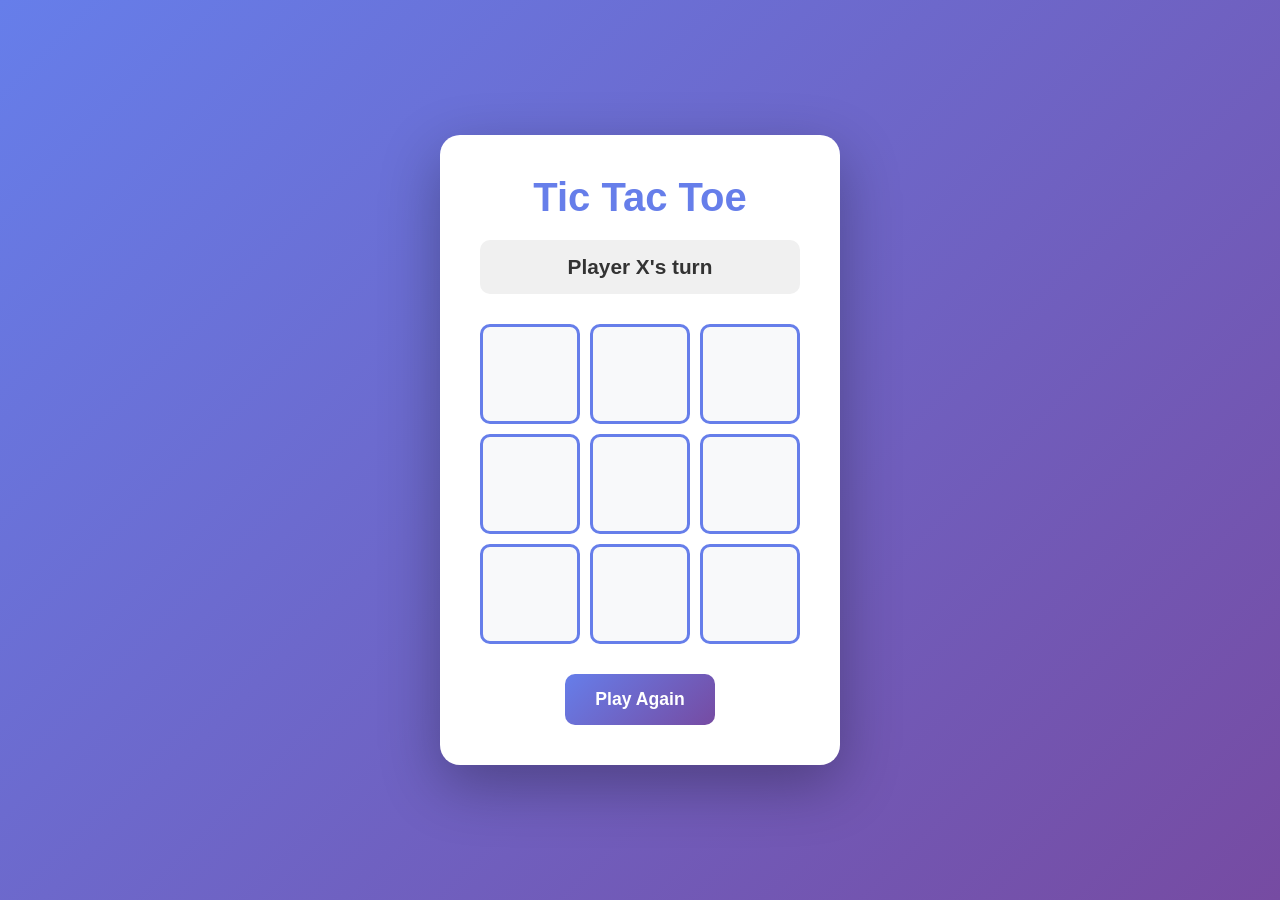
<file: tictactoe.html>
<!DOCTYPE html>
<html lang="en">
<head>
    <meta charset="UTF-8">
    <meta name="viewport" content="width=device-width, initial-scale=1.0">
    <title>Tic Tac Toe</title>
    <style>
        * {
            margin: 0;
            padding: 0;
            box-sizing: border-box;
        }

        body {
            font-family: 'Arial', sans-serif;
            background: linear-gradient(135deg, #667eea 0%, #764ba2 100%);
            min-height: 100vh;
            display: flex;
            justify-content: center;
            align-items: center;
            padding: 20px;
        }

        .container {
            background: white;
            border-radius: 20px;
            padding: 40px;
            box-shadow: 0 20px 60px rgba(0, 0, 0, 0.3);
            text-align: center;
            max-width: 400px;
            width: 100%;
        }

        h1 {
            color: #667eea;
            margin-bottom: 20px;
            font-size: 2.5em;
        }

        .status {
            margin-bottom: 30px;
            font-size: 1.3em;
            font-weight: bold;
            color: #333;
            padding: 15px;
            background: #f0f0f0;
            border-radius: 10px;
        }

        .board {
            display: grid;
            grid-template-columns: repeat(3, 1fr);
            gap: 10px;
            margin-bottom: 30px;
        }

        .cell {
            width: 100px;
            height: 100px;
            background: #f8f9fa;
            border: 3px solid #667eea;
            border-radius: 10px;
            font-size: 3em;
            font-weight: bold;
            display: flex;
            justify-content: center;
            align-items: center;
            cursor: pointer;
            transition: all 0.2s;
            color: #333;
        }

        .cell:hover:not(.taken) {
            background: #e8eaf6;
            transform: scale(1.05);
        }

        .cell.x {
            color: #667eea;
        }

        .cell.o {
            color: #e74c3c;
        }

        .cell.taken {
            cursor: not-allowed;
        }

        .reset-btn {
            padding: 15px 30px;
            font-size: 1.1em;
            font-weight: bold;
            color: white;
            background: linear-gradient(135deg, #667eea 0%, #764ba2 100%);
            border: none;
            border-radius: 10px;
            cursor: pointer;
            transition: transform 0.2s, box-shadow 0.2s;
        }

        .reset-btn:hover {
            transform: translateY(-2px);
            box-shadow: 0 5px 20px rgba(102, 126, 234, 0.4);
        }

        .reset-btn:active {
            transform: translateY(0);
        }

        .winning-cell {
            background: #4caf50 !important;
            color: white !important;
        }
    </style>
</head>
<body>
    <div class="container">
        <h1>Tic Tac Toe</h1>
        <div class="status" id="status">Player X's turn</div>
        <div class="board" id="board"></div>
        <button class="reset-btn" onclick="resetGame()">Play Again</button>
    </div>

    <script>
        const board = document.getElementById('board');
        const status = document.getElementById('status');
        const cells = [];
        let currentPlayer = 'X';
        let gameActive = true;
        let boardState = ['', '', '', '', '', '', '', '', ''];
        const winningCombinations = [
            [0, 1, 2],
            [3, 4, 5],
            [6, 7, 8],
            [0, 3, 6],
            [1, 4, 7],
            [2, 5, 8],
            [0, 4, 8],
            [2, 4, 6]
        ];

        // Create board
        function createBoard() {
            board.innerHTML = '';
            for (let i = 0; i < 9; i++) {
                const cell = document.createElement('div');
                cell.className = 'cell';
                cell.dataset.index = i;
                cell.addEventListener('click', handleClick);
                board.appendChild(cell);
                cells.push(cell);
            }
        }

        function handleClick(event) {
            const index = event.target.dataset.index;

            if (boardState[index] !== '' || !gameActive) {
                return;
            }

            boardState[index] = currentPlayer;
            event.target.textContent = currentPlayer;
            event.target.classList.add('taken', currentPlayer.toLowerCase());

            if (checkWin()) {
                gameActive = false;
                status.textContent = `🎉 Player ${currentPlayer} wins!`;
                highlightWinningCells();
                return;
            }

            if (boardState.every(cell => cell !== '')) {
                gameActive = false;
                status.textContent = `🤝 It's a tie!`;
                return;
            }

            currentPlayer = currentPlayer === 'X' ? 'O' : 'X';
            status.textContent = `Player ${currentPlayer}'s turn`;
        }

        function checkWin() {
            return winningCombinations.some(combination => {
                return combination.every(index => {
                    return boardState[index] === currentPlayer;
                });
            });
        }

        function highlightWinningCells() {
            winningCombinations.forEach(combination => {
                if (combination.every(index => boardState[index] === currentPlayer)) {
                    combination.forEach(index => {
                        cells[index].classList.add('winning-cell');
                    });
                }
            });
        }

        function resetGame() {
            currentPlayer = 'X';
            gameActive = true;
            boardState = ['', '', '', '', '', '', '', '', ''];
            status.textContent = 'Player X\'s turn';
            createBoard();
        }

        // Initialize the game
        createBoard();
    </script>
</body>
</html>
</file>
